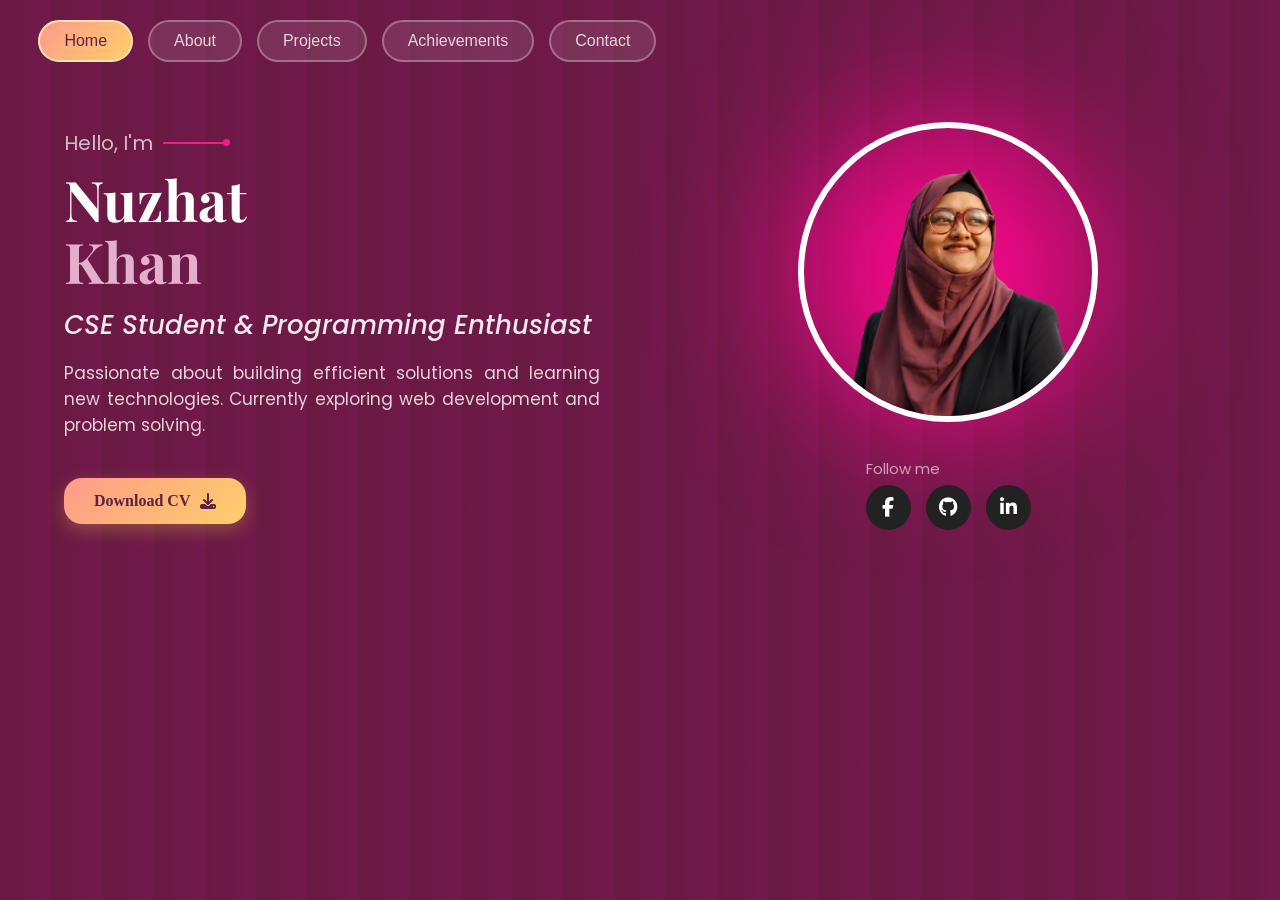
<file: index.html>
<!DOCTYPE html>
<html lang="en">

<head>
    <meta charset="UTF-8">
    <meta name="viewport" content="width=device-width, initial-scale=1.0">
    <title>Nuzhat Khan - Home</title>
    
    <link rel="stylesheet" href="homepage.css">
    <link rel="preconnect" href="https://fonts.googleapis.com">
    <link rel="preconnect" href="https://fonts.gstatic.com" crossorigin>
    <link href="https://fonts.googleapis.com/css2?family=Playfair+Display:ital,wght@0,400..900;1,400..900&family=Poppins:ital,wght@0,100;0,200;0,300;0,400;0,500;0,600;0,700;0,800;0,900;1,100;1,200;1,300;1,400;1,500;1,600;1,700;1,800;1,900&display=swap" rel="stylesheet">
    <link rel="stylesheet" href="https://cdnjs.cloudflare.com/ajax/libs/font-awesome/6.7.2/css/all.min.css">
</head>

<body>

    <header>
        <button class="hamburger" id="hamburger-btn" aria-label="Toggle Navigation">
            <span class="bar"></span>
            <span class="bar"></span>
            <span class="bar"></span>
        </button>

        <nav class="navbar">
            <a href="index.html" class="nav-item active">Home</a>
            <a href="about.html" class="nav-item">About</a>
            <a href="project.html" class="nav-item">Projects</a>
            <a href="achievement.html" class="nav-item">Achievements</a>
            <a href="contact.html" class="nav-item">Contact</a>
        </nav>
    </header>

    <div class="page">
        <div class="main-content">
            <div class="intro-section">
                <p class="greeting">Hello, I'm
                    <span class="line"></span>
                    <span class="dot"></span>
                </p>
                <h1>Nuzhat <span>Khan</span></h1>
                <p class="subtitle">CSE Student & Programming Enthusiast</p>
                <p class="description">
                    Passionate about building efficient solutions and learning new technologies.
                    Currently exploring web development and problem solving.
                </p>
                <a href="cv-Nuzhat.pdf" target="_blank" class="cv-btn">
                    Download CV <i class="fa-solid fa-download"></i>
                </a>
            </div>

            <div class="right-side">
                <div class="photo-container">
                    <div class="profile-pink-shadow"></div>
                    <div class="profile-circle">
                        <img src="images/Profile_photo_cutout.png" alt="Nuzhat Khan">
                    </div>
                </div>
                <div class="footer-socials">
                    <p class="social-label">Follow me</p>
                    <div class="social-icons">
                        <a href="https://www.facebook.com" target="_blank" class="icon-link facebook" title="Facebook"><i class="fa-brands fa-facebook-f"></i></a>
                        <a href="https://github.com/nuzhat-khan" target="_blank" class="icon-link github" title="GitHub"><i class="fa-brands fa-github"></i></a>
                        <a href="https://www.linkedin.com/" target="_blank" class="icon-link linkedin" title="LinkedIn"><i class="fa-brands fa-linkedin-in"></i></a>
                    </div>
                </div>
            </div>
        </div>
    </div>

    <script>
        const hamburger = document.getElementById('hamburger-btn');
        const navMenu = document.querySelector('.navbar');
        const navLinks = document.querySelectorAll('.nav-item');

        hamburger.addEventListener('click', () => {
            hamburger.classList.toggle('active');
            navMenu.classList.toggle('active');
        });

        navLinks.forEach(link => {
            link.addEventListener('click', () => {
                hamburger.classList.remove('active');
                navMenu.classList.remove('active');
            });
        });
    </script>
</body>
</html>
</file>
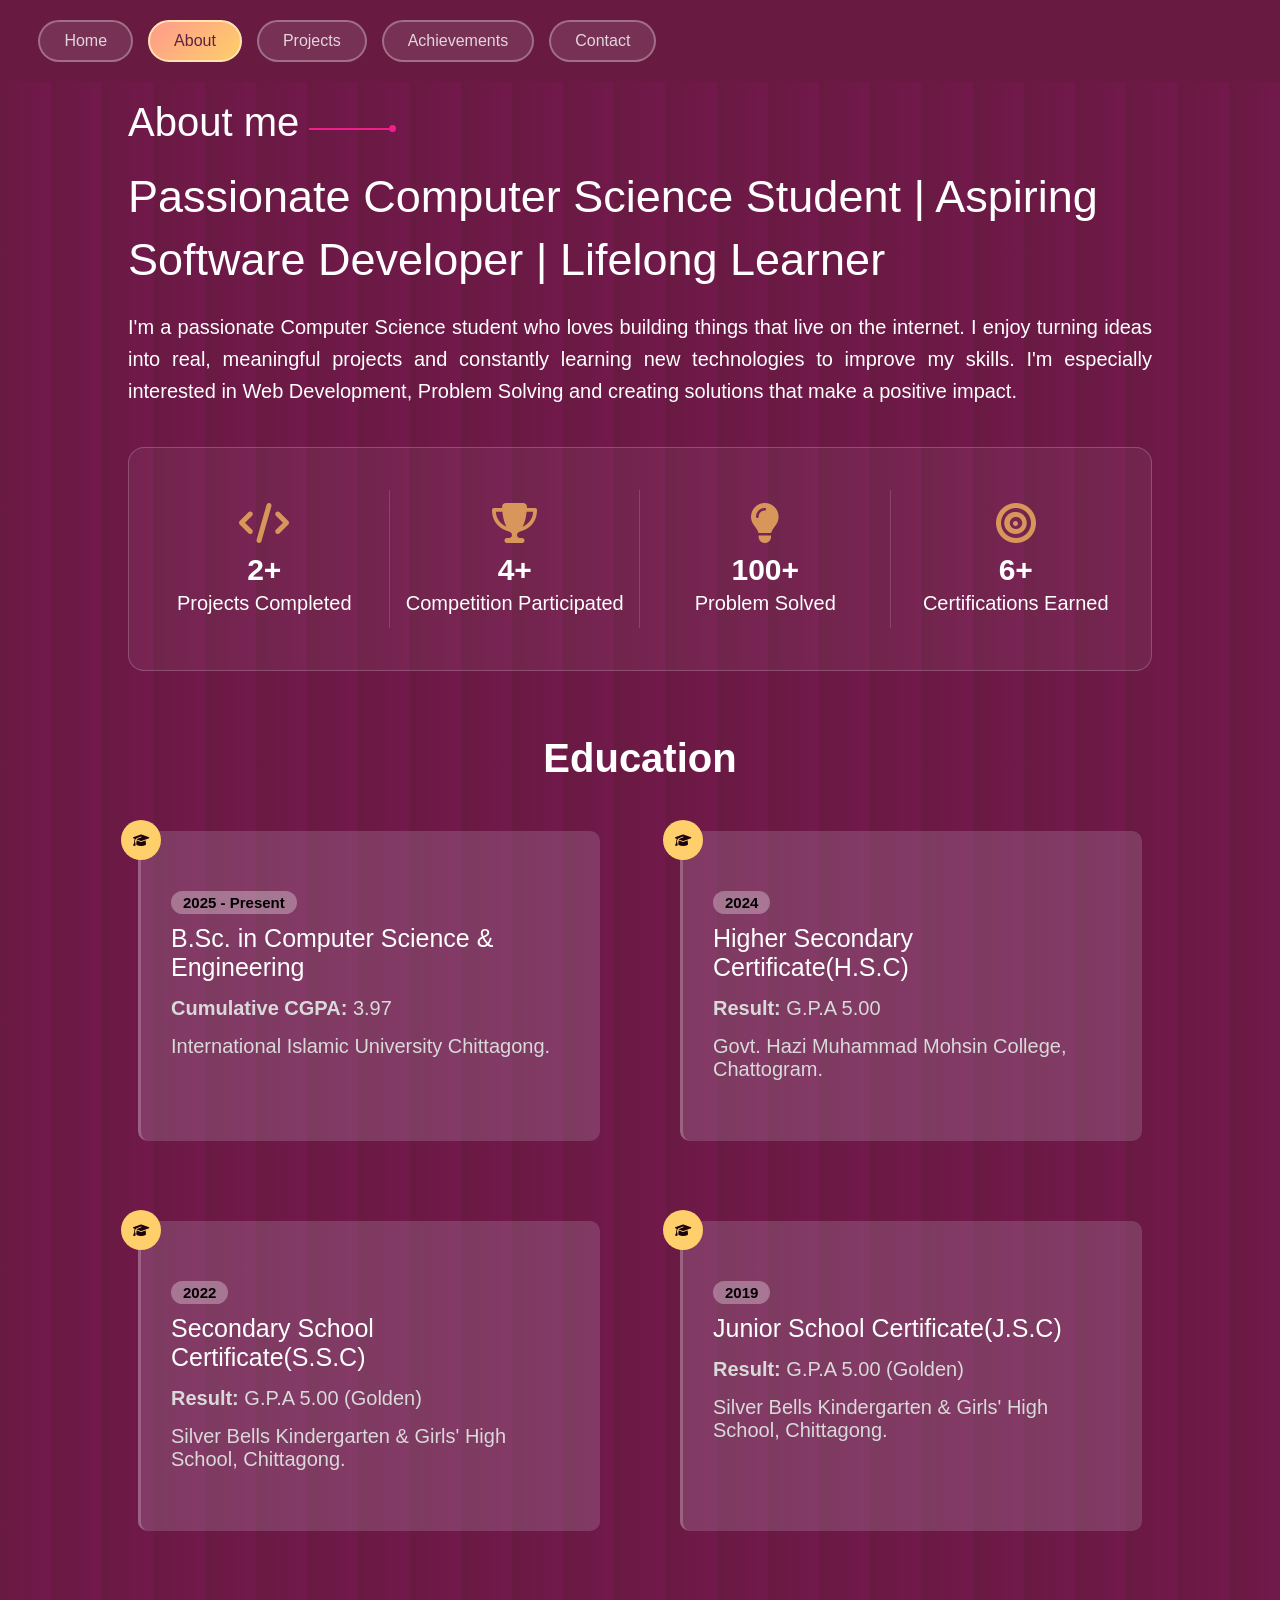
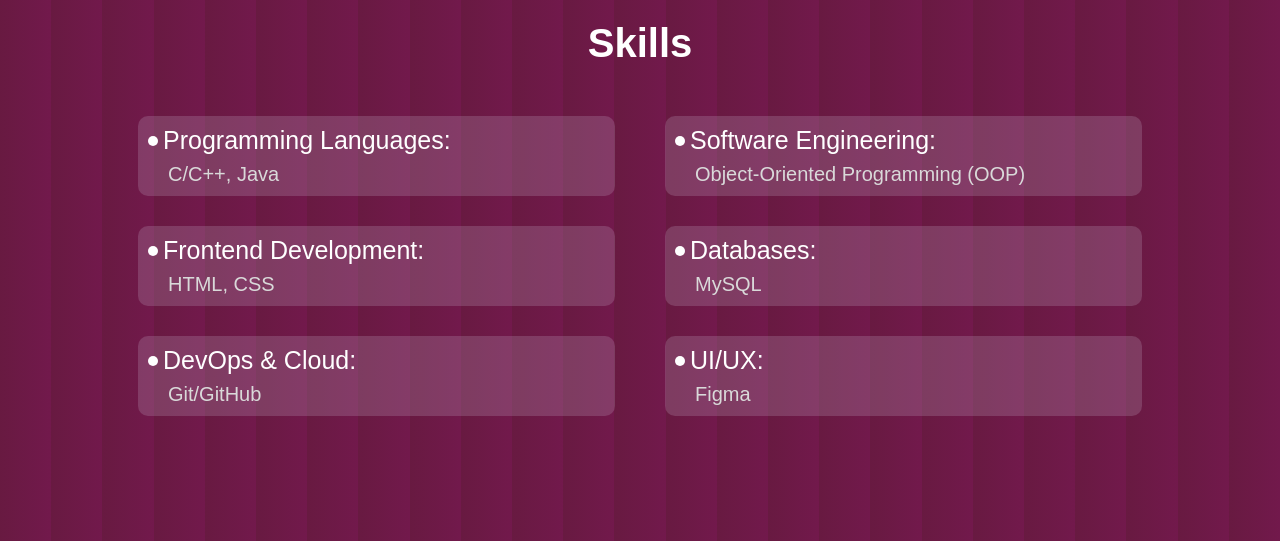
<file: about.html>
<!DOCTYPE html>
<html lang="en">

<head>
    <link rel="stylesheet" href="about.css">
    <link rel="stylesheet" href="https://cdnjs.cloudflare.com/ajax/libs/font-awesome/6.4.0/css/all.min.css">
    <meta charset="UTF-8">
    <meta name="viewport" content="width=device-width, initial-scale=1.0">
    <title>Nuzhat Khan - About</title>
</head>

<body>
    <header>
        <button class="hamburger" id="hamburger-btn" aria-label="Toggle Navigation">
            <span class="bar"></span>
            <span class="bar"></span>
            <span class="bar"></span>
        </button>
        <nav class="navbar">
            <a href="index.html" class="nav-item">Home</a>
            <a href="about.html" class="nav-item active">About</a>
            <a href="project.html" class="nav-item">Projects</a>
            <a href="achievement.html" class="nav-item">Achievements</a>
            <a href="contact.html" class="nav-item">Contact</a>
        </nav>
    </header>

    <main class="container">
        <section class="about-section">
            <div class="section-tag">
                <span>About me</span>
                <span class="line"></span>
                <span class="dot"></span>
            </div>
            <h1 class="main-heading">Passionate Computer Science Student | Aspiring Software Developer | Lifelong
                Learner</h1>
            <p class="about-description">
                I'm a passionate Computer Science student who loves building things that live on the internet.
                I enjoy turning ideas into real, meaningful projects and constantly learning new technologies
                to improve my skills. I'm especially interested in Web Development, Problem Solving and creating
                solutions that make a positive impact.
            </p>
        </section>

        <section class="stats-container">
            <div class="stat-card">
                <i class="fa-solid fa-code stat-icon"></i>
                <h2 class="stat-number">2+</h2>
                <p class="stat-label">Projects Completed</p>
            </div>
            <div class="stat-card">
                <i class="fa-solid fa-trophy stat-icon"></i>
                <h2 class="stat-number">4+</h2>
                <p class="stat-label">Competition Participated</p>
            </div>
            <div class="stat-card">
                <i class="fa-solid fa-lightbulb stat-icon"></i>
                <h2 class="stat-number">100+</h2>
                <p class="stat-label">Problem Solved</p>
            </div>
            <div class="stat-card">
                <i class="fa-solid fa-bullseye stat-icon"></i>
                <h2 class="stat-number">6+</h2>
                <p class="stat-label">Certifications Earned</p>
            </div>
        </section>

        <section class="education-section">
            <h2 class="section-title">Education</h2>
            <div class="education-grid">

                <div class="education-item">
                    <div class="edu-icon"><i class="fa-solid fa-graduation-cap"></i></div>
                    <span class="edu-year">2025 - Present</span>
                    <h3>B.Sc. in Computer Science & Engineering</h3>
                    <p class="edu-result"><b>Cumulative CGPA:</b> 3.97</p>
                    <p class="edu-institute">International Islamic University Chittagong.</p>
                </div>

                <div class="education-item">
                    <div class="edu-icon"><i class="fa-solid fa-graduation-cap"></i></div>
                    <span class="edu-year">2024</span>
                    <h3>Higher Secondary Certificate(H.S.C)</h3>
                    <p class="edu-result"><b>Result:</b> G.P.A 5.00</p>
                    <p class="edu-institute">Govt. Hazi Muhammad Mohsin College, Chattogram.</p>
                </div>

                <div class="education-item">
                    <div class="edu-icon"><i class="fa-solid fa-graduation-cap"></i></div>
                    <span class="edu-year">2022</span>
                    <h3>Secondary School Certificate(S.S.C)</h3>
                    <p class="edu-result"><b>Result:</b> G.P.A 5.00 (Golden)</p>
                    <p class="edu-institute">Silver Bells Kindergarten & Girls' High School, Chittagong.</p>
                </div>

                <div class="education-item">
                    <div class="edu-icon"><i class="fa-solid fa-graduation-cap"></i></div>
                    <span class="edu-year">2019</span>
                    <h3>Junior School Certificate(J.S.C)</h3>
                    <p class="edu-result"><b>Result:</b> G.P.A 5.00 (Golden)</p>
                    <p class="edu-institute">Silver Bells Kindergarten & Girls' High School, Chittagong.</p>
                </div>
            </div>
        </section>

        <section class="skills-section">
            <h2 class="section-title">Skills</h2>
            <div class="skills-grid">

                <div class="skill-category">
                    <h3>Programming Languages:</h3>
                    <p>C/C++, Java</p>
                </div>

                <div class="skill-category">
                    <h3>Software Engineering:</h3>
                    <p>Object-Oriented Programming (OOP)</p>
                </div>

                <div class="skill-category">
                    <h3>Frontend Development:</h3>
                    <p>HTML, CSS</p>
                </div>

                <div class="skill-category">
                    <h3>Databases:</h3>
                    <p>MySQL</p>
                </div>

                <div class="skill-category">
                    <h3>DevOps & Cloud:</h3>
                    <p>Git/GitHub</p>
                </div>

                <div class="skill-category">
                    <h3>UI/UX:</h3>
                    <p>Figma</p>
                </div>

            </div>
        </section>
    </main>
    <script>
        const hamburger = document.getElementById('hamburger-btn');
        const navMenu = document.querySelector('.navbar');
        const navLinks = document.querySelectorAll('.nav-item');

        hamburger.addEventListener('click', () => {
            hamburger.classList.toggle('active');
            navMenu.classList.toggle('active');
        });

        navLinks.forEach(link => {
            link.addEventListener('click', () => {
                hamburger.classList.remove('active');
                navMenu.classList.remove('active');
            });
        });
    </script>
</body>

</html>
</file>
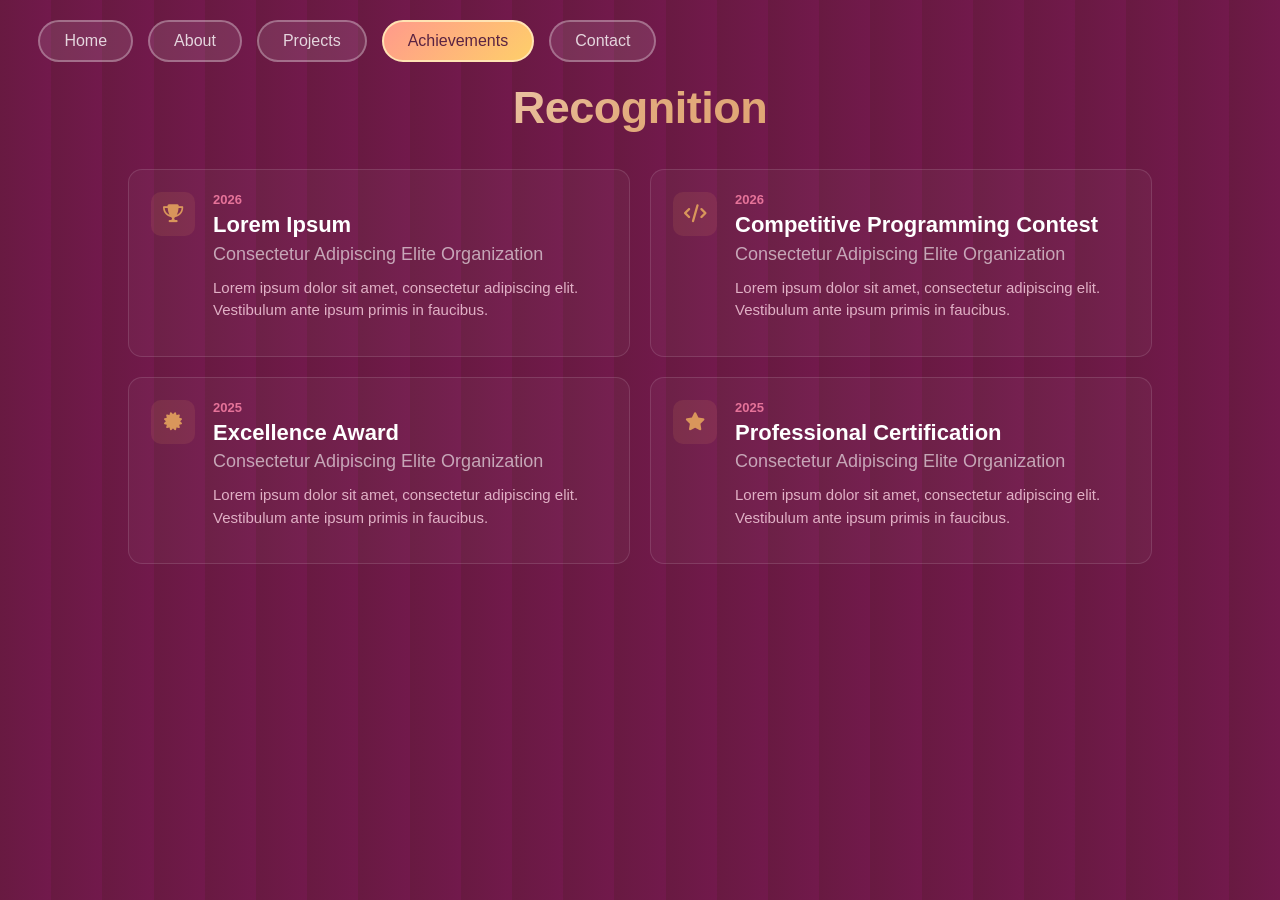
<file: achievement.html>
<!DOCTYPE html>
<html lang="en">

<head>
    <meta charset="UTF-8">
    <meta name="viewport" content="width=device-width, initial-scale=1.0">
    <title>Nuzhat Khan - Achievements</title>
    <link rel="stylesheet" href="achievement.css">
    <link rel="stylesheet" href="https://cdnjs.cloudflare.com/ajax/libs/font-awesome/6.4.0/css/all.min.css">
</head>

<body>

    <header>
        <button class="hamburger" id="hamburger-btn" aria-label="Toggle Navigation">
            <span class="bar"></span>
            <span class="bar"></span>
            <span class="bar"></span>
        </button>
        <nav class="navbar">
            <a href="index.html" class="nav-item">Home</a>
            <a href="about.html" class="nav-item">About</a>
            <a href="project.html" class="nav-item">Projects</a>
            <a href="achievement.html" class="nav-item active">Achievements</a>
            <a href="contact.html" class="nav-item">Contact</a>
        </nav>
    </header>

    <main class="container">

        <section class="achievements-section">
            <div class="section-tag">
                <span>Recognition</span>
                <div class="tag-line"></div>
            </div>
        </section>

        <section class="achievements-grid">

            <!--Achievement Card 1-->
            <article class="achievement-card">
                <div class="card-icon">
                    <i class="fa-solid fa-trophy"></i>
                </div>
                <div class="card-details">
                    <span class="card-year">2026</span>
                    <h3 class="card-title">Lorem Ipsum</h3>
                    <p class="card-subtitle">Consectetur Adipiscing Elite Organization</p>
                    <p class="card-text">
                        Lorem ipsum dolor sit amet, consectetur adipiscing elit. Vestibulum ante ipsum primis in
                        faucibus.
                    </p>
                </div>
            </article>

            <!--Achievement Card 2-->
            <article class="achievement-card">
                <div class="card-icon">
                    <i class="fa-solid fa-code"></i>
                </div>
                <div class="card-details">
                    <span class="card-year">2026</span>
                    <h3 class="card-title">Competitive Programming Contest</h3>
                    <p class="card-subtitle">Consectetur Adipiscing Elite Organization</p>
                    <p class="card-text">
                        Lorem ipsum dolor sit amet, consectetur adipiscing elit. Vestibulum ante ipsum primis in
                        faucibus.
                    </p>
                </div>
            </article>

            <!--Achievement Card 3-->
            <article class="achievement-card">
                <div class="card-icon">
                    <i class="fa-solid fa-certificate"></i>
                </div>
                <div class="card-details">
                    <span class="card-year">2025</span>
                    <h3 class="card-title">Excellence Award</h3>
                    <p class="card-subtitle">Consectetur Adipiscing Elite Organization</p>
                    <p class="card-text">
                        Lorem ipsum dolor sit amet, consectetur adipiscing elit. Vestibulum ante ipsum primis in
                        faucibus.
                    </p>
                </div>
            </article>

            <!--Achievement Card 4-->
            <article class="achievement-card">
                <div class="card-icon">
                    <i class="fa-solid fa-star"></i>
                </div>
                <div class="card-details">
                    <span class="card-year">2025</span>
                    <h3 class="card-title">Professional Certification</h3>
                    <p class="card-subtitle">Consectetur Adipiscing Elite Organization</p>
                    <p class="card-text">
                        Lorem ipsum dolor sit amet, consectetur adipiscing elit. Vestibulum ante ipsum primis in
                        faucibus.
                    </p>
                </div>
            </article>

        </section>
    </main>
    <script>
        const hamburger = document.getElementById('hamburger-btn');
        const navMenu = document.querySelector('.navbar');
        const navLinks = document.querySelectorAll('.nav-item');

        hamburger.addEventListener('click', () => {
            hamburger.classList.toggle('active');
            navMenu.classList.toggle('active');
        });

        navLinks.forEach(link => {
            link.addEventListener('click', () => {
                hamburger.classList.remove('active');
                navMenu.classList.remove('active');
            });
        });
    </script>
</body>

</html>
</file>
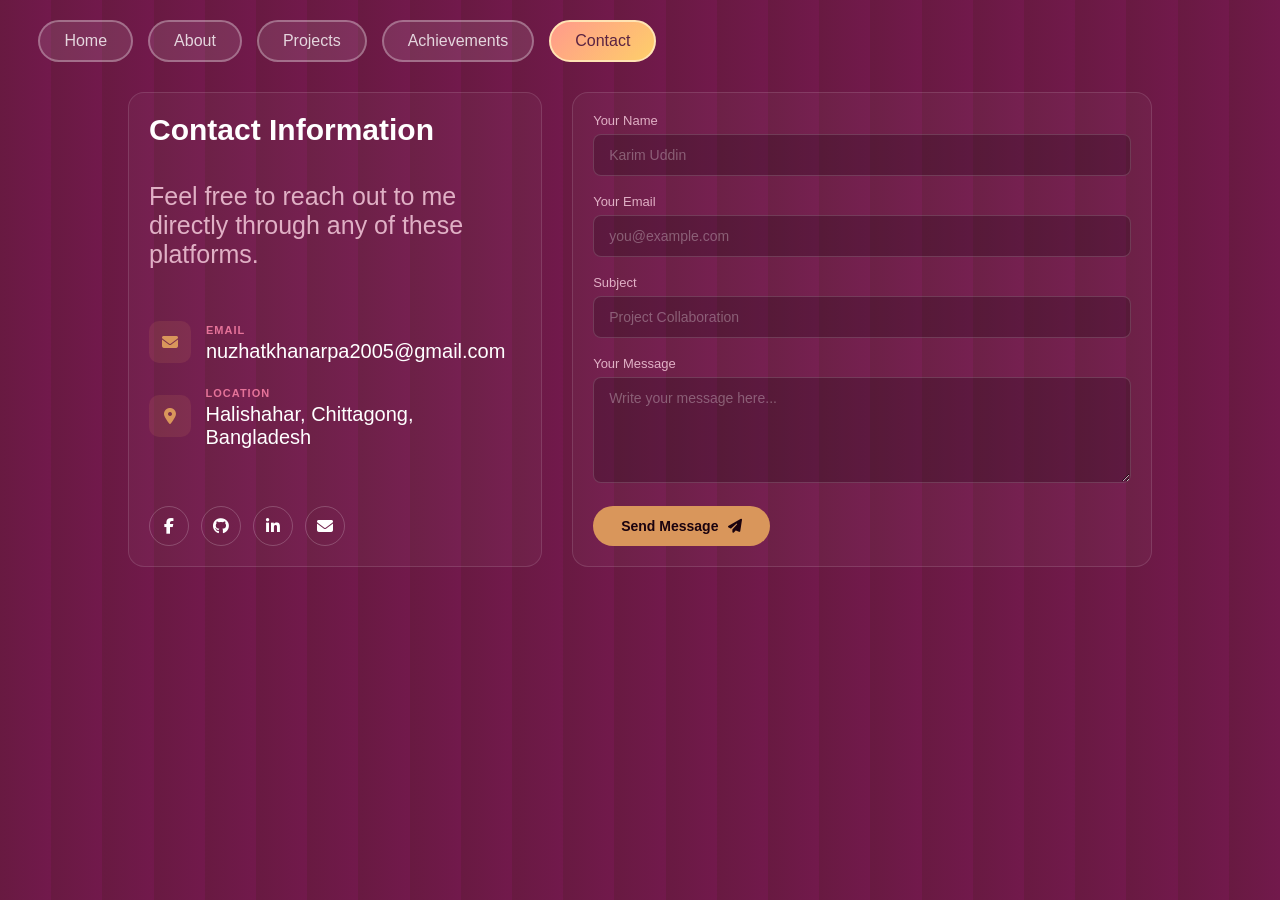
<file: contact.html>
<!DOCTYPE html>
<html lang="en">

<head>
    <meta charset="UTF-8">
    <meta name="viewport" content="width=device-width, initial-scale=1.0">
    <title>Nuzhat Khan - Contacts</title>
    <link rel="stylesheet" href="contact.css">
    <link rel="stylesheet" href="https://cdnjs.cloudflare.com/ajax/libs/font-awesome/6.4.0/css/all.min.css">
</head>

<body>


    <header>
        <button class="hamburger" id="hamburger-btn" aria-label="Toggle Navigation">
            <span class="bar"></span>
            <span class="bar"></span>
            <span class="bar"></span>
        </button>
        <nav class="navbar">
            <a href="index.html" class="nav-item">Home</a>
            <a href="about.html" class="nav-item">About</a>
            <a href="project.html" class="nav-item">Projects</a>
            <a href="achievement.html" class="nav-item">Achievements</a>
            <a href="contact.html" class="nav-item active">Contact</a>
        </nav>
    </header>

    <main class="container">

        <section class="contact-section">

        </section>

        <section class="contact-container">

            <!-- Contact Info Panel -->
            <div class="contact-info">
                <h3>Contact Information</h3>
                <p class="info-desc">Feel free to reach out to me directly through any of these platforms.</p>

                <div class="info-list">
                    <div class="info-item">
                        <div class="info-icon"><i class="fa-solid fa-envelope"></i></div>
                        <div>
                            <span>Email</span>
                            <p>nuzhatkhanarpa2005@gmail.com</p>
                        </div>
                    </div>

                    <div class="info-item">
                        <div class="info-icon"><i class="fa-solid fa-location-dot"></i></div>
                        <div>
                            <span>Location</span>
                            <p>Halishahar, Chittagong, Bangladesh</p>
                        </div>
                    </div>
                </div>

                <div class="social-icons">
                    <a href="https://www.facebook.com" target="_blank" class="icon-link facebook" title="Facebook"><i
                            class="fa-brands fa-facebook-f"></i></a>
                    <a href="https://github.com/nuzhat-khan" target="_blank" class="icon-link github" title="GitHub"><i
                            class="fa-brands fa-github"></i></a>
                    <a href="https://www.linkedin.com/" target="_blank" class="icon-link linkedin" title="LinkedIn"><i
                            class="fa-brands fa-linkedin-in"></i></a>
                    <a href="mailto:nuzhatkhanarpa2005@gmail.com" class="icon-link gmail" title="Gmail"><i
                            class="fa-solid fa-envelope"></i></a>
                </div>
            </div>

            <form action="https://formsubmit.co/nuzhatkhanarpa2005@gmail.com" method="POST" class="contact-form">

                <input type="hidden" name="_captcha" value="false">
                <input type="hidden" name="_subject" value="New Portfolio Contact Message!">
                <input type="hidden" name="_template" value="table">

                <div class="form-group">
                    <label for="name">Your Name</label>
                    <input type="text" id="name" name="name" placeholder="Karim Uddin" required>
                </div>

                <div class="form-group">
                    <label for="email">Your Email</label>
                    <input type="email" id="email" name="email" placeholder="you@example.com" required>
                </div>

                <div class="form-group">
                    <label for="subject">Subject</label>
                    <input type="text" id="subject" name="subject" placeholder="Project Collaboration" required>
                </div>

                <div class="form-group">
                    <label for="message">Your Message</label>
                    <textarea id="message" name="message" rows="5" placeholder="Write your message here..."
                        required></textarea>
                </div>

                <button type="submit" class="submit-btn">
                    <span>Send Message</span>
                    <i class="fa-solid fa-paper-plane"></i>
                </button>
            </form>

        </section>
    </main>
    <script>
        const hamburger = document.getElementById('hamburger-btn');
        const navMenu = document.querySelector('.navbar');
        const navLinks = document.querySelectorAll('.nav-item');

        hamburger.addEventListener('click', () => {
            hamburger.classList.toggle('active');
            navMenu.classList.toggle('active');
        });

        navLinks.forEach(link => {
            link.addEventListener('click', () => {
                hamburger.classList.remove('active');
                navMenu.classList.remove('active');
            });
        });
    </script>
</body>

</html>
</file>
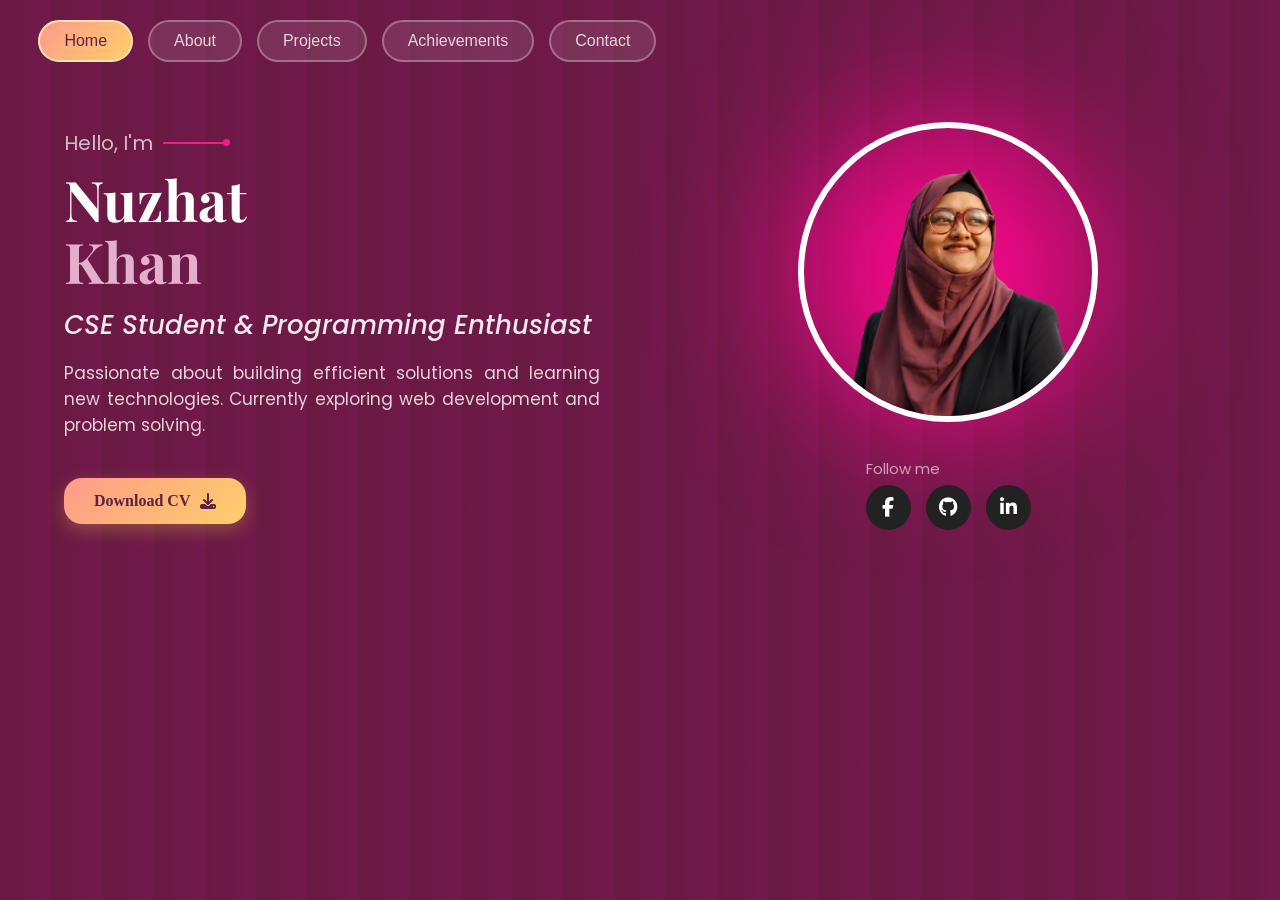
<file: homepage.html>
<!DOCTYPE html>
<html lang="en">

<head>
    <link rel="stylesheet" href="homepage.css">
    <link rel="preconnect" href="https://fonts.googleapis.com">
    <link rel="preconnect" href="https://fonts.gstatic.com" crossorigin>
    <link
        href="https://fonts.googleapis.com/css2?family=Poppins:ital,wght@0,100;0,200;0,300;0,400;0,500;0,600;0,700;0,800;0,900;1,100;1,200;1,300;1,400;1,500;1,600;1,700;1,800;1,900&display=swap"
        rel="stylesheet">
    <link rel="preconnect" href="https://fonts.googleapis.com">
    <link rel="preconnect" href="https://fonts.gstatic.com" crossorigin>
    <link href="https://fonts.googleapis.com/css2?family=Playfair+Display:ital,wght@0,400..900;1,400..900&display=swap"
        rel="stylesheet">
    <link rel="stylesheet" href="https://cdnjs.cloudflare.com/ajax/libs/font-awesome/6.7.2/css/all.min.css">
    <meta charset="UTF-8">
    <meta name="viewport" content="width=device-width, initial-scale=1.0">
    <title>Nuzhat Khan - Home</title>
</head>

<body>

    <header>
        <nav class="navbar">
            <a href="homepage.html" class="nav-item active">Home</a>
            <a href="about.html" class="nav-item">About</a>
            <a href="project.html" class="nav-item">Projects</a>
            <a href="achievement.html" class="nav-item">Achievements</a>
            <a href="contact.html" class="nav-item">Contact</a>
        </nav>
    </header>
    <div class="page">
        <div class="main-content">
            <div class="intro-section">
                <p class="greeting">Hello, I'm
                    <span class="line"></span>
                    <span class="dot"></span>
                </p>
                <h1>Nuzhat <span>Khan</span></h1>
                <p class="subtitle">CSE Student & Programming Enthusiast</p>
                <p class="description">
                    Passionate about building efficient solutions and learning new technologies.
                    Currently exploring web development and problem solving.
                </p>
                <a href="cv-Nuzhat.pdf" target="_blank" class="cv-btn">
                    Download CV <i class="fa-solid fa-download"></i>
                </a>
            </div>
            <div class="right-side">
                <div class="photo-container">
                    <div class="profile-pink-shadow"></div>
                    <div class="profile-circle">
                        <img src="images/Profile_photo_cutout.png" alt="Nuzhat Khan">
                    </div>
                </div>
                <div class="footer-socials">
                    <p class="social-label">Follow me</p>
                    <div class="social-icons">
                        <a href="https://www.facebook.com" target="_blank" class="icon-link facebook"
                            title="Facebook"><i class="fa-brands fa-facebook-f"></i></a>
                        <a href="https://github.com/nuzhat-khan" target="_blank" class="icon-link github"
                            title="GitHub"><i class="fa-brands fa-github"></i></a>
                        <a href="https://www.linkedin.com/" target="_blank" class="icon-link linkedin"
                            title="LinkedIn"><i class="fa-brands fa-linkedin-in"></i></a>
                    </div>
                </div>
            </div>
        </div>
    </div>
</body>

</html>
</file>
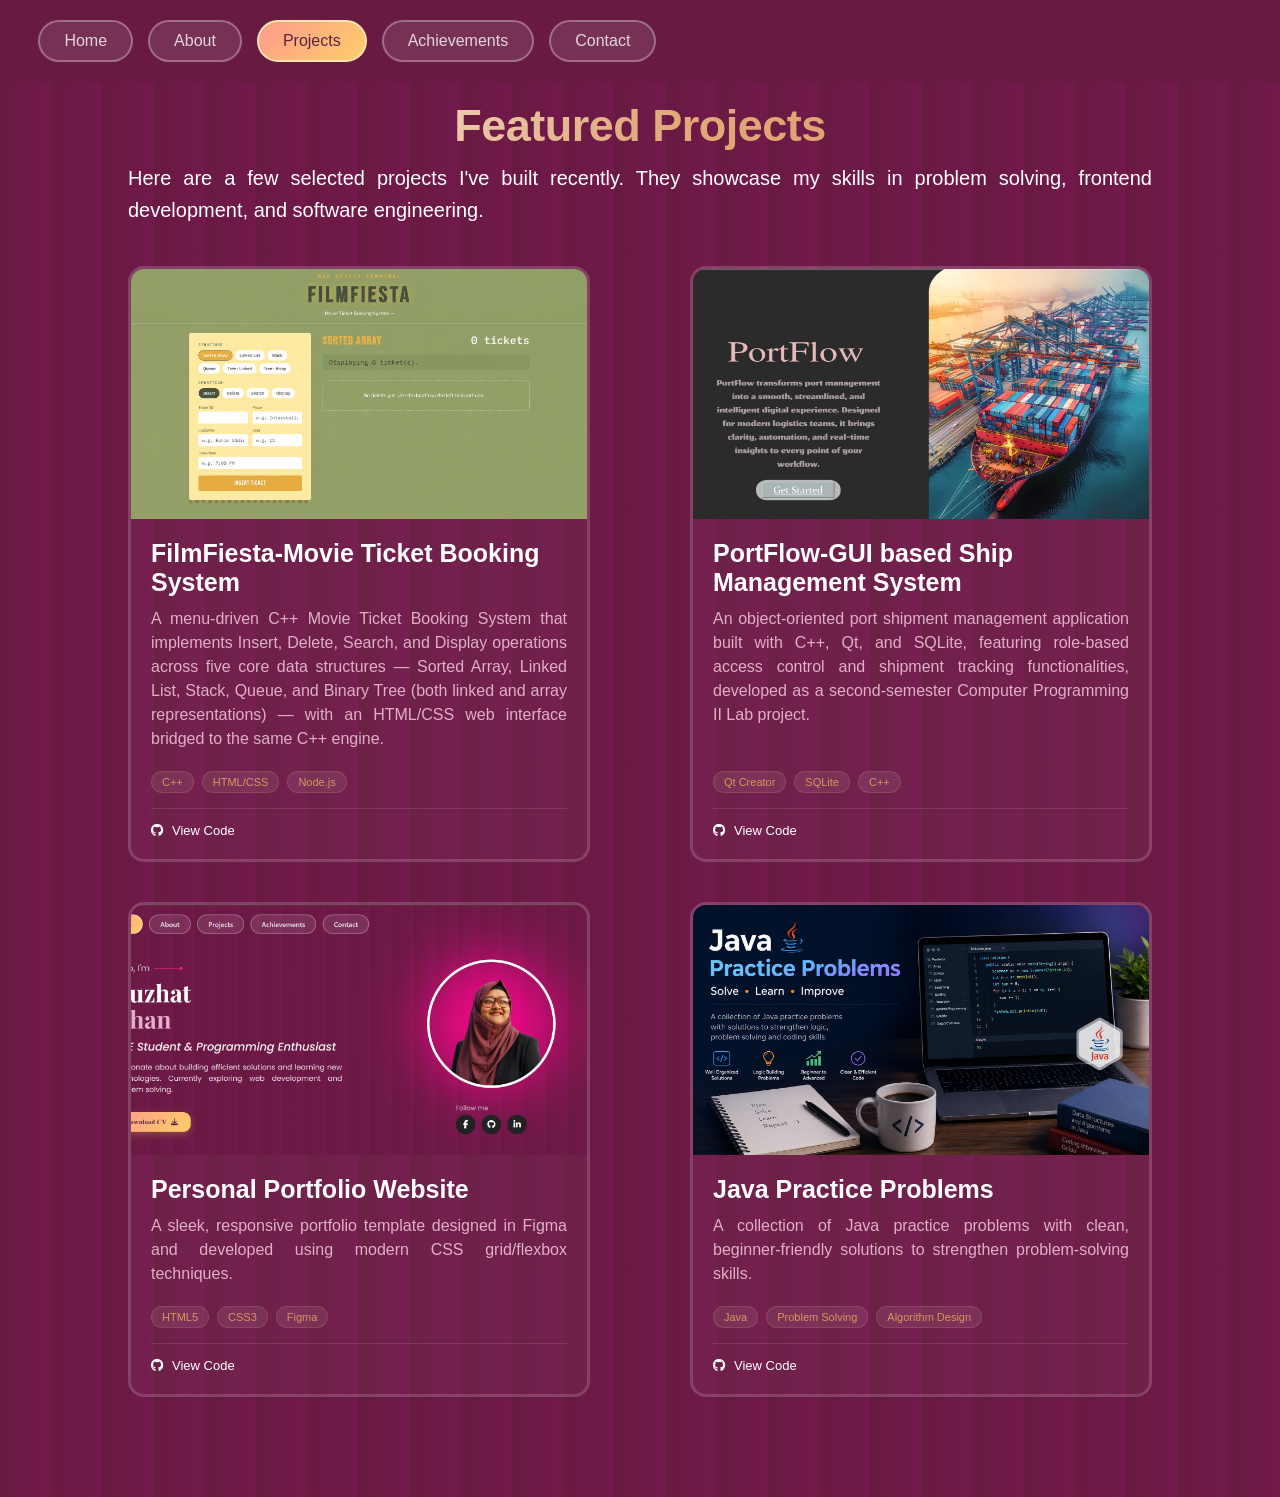
<file: project.html>
<!DOCTYPE html>
<html lang="en">

<head>
    <meta charset="UTF-8">
    <meta name="viewport" content="width=device-width, initial-scale=1.0">
    <title>Nuzhat Khan - Projects</title>
    <link rel="stylesheet" href="project.css">
    <link rel="stylesheet" href="https://cdnjs.cloudflare.com/ajax/libs/font-awesome/6.4.0/css/all.min.css">
</head>

<body>

    <header>
        <button class="hamburger" id="hamburger-btn" aria-label="Toggle Navigation">
            <span class="bar"></span>
            <span class="bar"></span>
            <span class="bar"></span>
        </button>
        <nav class="navbar">
            <a href="index.html" class="nav-item">Home</a>
            <a href="about.html" class="nav-item">About</a>
            <a href="project.html" class="nav-item active">Projects</a>
            <a href="achievement.html" class="nav-item">Achievements</a>
            <a href="contact.html" class="nav-item">Contact</a>
        </nav>
    </header>

    <main class="container">
        <section class="projects-section">
            <h1 class="section-tag">Featured Projects</h1>
            <p class="about-description">
                Here are a few selected projects I've built recently. They showcase my skills in problem solving,
                frontend development, and software engineering.
            </p>
        </section>

        <section class="projects-grid">
            <!--Project 1-->
            <article class="project-card">
                <div class="project-image-container">
                    <img src="images/project-1-filmfiesta.png" alt="Project 1 Theme" class="project-image">
                    <div class="project-overlay">
                        <a href="https://github.com/nuzhat-khan/FilmFiesta-Movie-Ticket-booking-system" target="_blank"
                            class="github-overlay-btn" aria-label="View Project 1 on GitHub">
                            <i class="fa-brands fa-github"></i>
                        </a>
                    </div>
                </div>
                <div class="project-content">
                    <h3 class="project-title">FilmFiesta-Movie Ticket Booking System</h3>
                    <p class="project-description">
                        A menu-driven C++ Movie Ticket Booking System that implements Insert,
                        Delete, Search, and Display operations across five core data structures
                        — Sorted Array, Linked List, Stack, Queue, and Binary Tree (both linked
                        and array representations) — with an HTML/CSS web interface bridged to
                        the same C++ engine.
                    </p>
                    <div class="project-tech-stack">
                        <span>C++</span>
                        <span>HTML/CSS</span>
                        <span>Node.js</span>
                    </div>
                    <div class="project-links">
                        <a href="https://github.com/nuzhat-khan/FilmFiesta-Movie-Ticket-booking-system" target="_blank"
                            class="github-link">
                            <i class="fa-brands fa-github"></i> View Code
                        </a>
                    </div>
                </div>
            </article>

            <!--Project 2-->
            <article class="project-card">
                <div class="project-image-container">
                    <img src="images/project-3-portflow.png" alt="Project 3 Theme" class="project-image">
                    <div class="project-overlay">
                        <a href="https://github.com/nuzhat-khan/PortFlow-GUI_based_Ship_Management_System"
                            target="_blank" class="github-overlay-btn" aria-label="View Project 2 on GitHub">
                            <i class="fa-brands fa-github"></i>
                        </a>
                    </div>
                </div>
                <div class="project-content">
                    <h3 class="project-title">PortFlow-GUI based Ship Management System</h3>
                    <p class="project-description">
                        An object-oriented port shipment management application built with C++,
                        Qt, and SQLite, featuring role-based access control and shipment tracking
                        functionalities, developed as a second-semester Computer Programming II Lab project.
                    </p>
                    <div class="project-tech-stack">
                        <span>Qt Creator</span>
                        <span>SQLite</span>
                        <span>C++</span>
                    </div>
                    <div class="project-links">
                        <a href="https://github.com/nuzhat-khan/PortFlow-GUI_based_Ship_Management_System"
                            target="_blank" class="github-link">
                            <i class="fa-brands fa-github"></i> View Code
                        </a>
                    </div>
                </div>
            </article>
            <!--Project 3-->
            <article class="project-card">
                <div class="project-image-container">
                    <img src="images/project-2-portfolio.png" alt="Project 2 Theme" class="project-image">
                    <div class="project-overlay">
                        <a href="https://github.com/nuzhat-khan/Nuzhat-Portfolio" target="_blank"
                            class="github-overlay-btn" aria-label="View Project 3 on GitHub">
                            <i class="fa-brands fa-github"></i>
                        </a>
                    </div>
                </div>
                <div class="project-content">
                    <h3 class="project-title">Personal Portfolio Website</h3>
                    <p class="project-description">
                        A sleek, responsive portfolio template designed in Figma and developed using modern CSS
                        grid/flexbox techniques.
                    </p>
                    <div class="project-tech-stack">
                        <span>HTML5</span>
                        <span>CSS3</span>
                        <span>Figma</span>
                    </div>
                    <div class="project-links">
                        <a href="https://github.com/nuzhat-khan/Nuzhat-Portfolio" target="_blank" class="github-link">
                            <i class="fa-brands fa-github"></i> View Code
                        </a>
                    </div>
                </div>
            </article>

            <!--Project 4-->
            <article class="project-card">
                <div class="project-image-container">
                    <img src="images/project-4-java.png" alt="Project 4 Theme" class="project-image">
                    <div class="project-overlay">
                        <a href="https://github.com/nuzhat-khan/SD1_SP26_C251203" target="_blank"
                            class="github-overlay-btn" aria-label="View Project 4 on GitHub">
                            <i class="fa-brands fa-github"></i>
                        </a>
                    </div>
                </div>
                <div class="project-content">
                    <h3 class="project-title">Java Practice Problems</h3>
                    <p class="project-description">
                        A collection of Java practice problems with clean,
                        beginner-friendly solutions to strengthen problem-solving skills.
                    </p>
                    <div class="project-tech-stack">
                        <span>Java</span>
                        <span>Problem Solving</span>
                        <span>Algorithm Design</span>
                    </div>
                    <div class="project-links">
                        <a href="https://github.com/nuzhat-khan/SD1_SP26_C251203" target="_blank" class="github-link">
                            <i class="fa-brands fa-github"></i> View Code
                        </a>
                    </div>
                </div>
            </article>

        </section>
    </main>
    <script>
        const hamburger = document.getElementById('hamburger-btn');
        const navMenu = document.querySelector('.navbar');
        const navLinks = document.querySelectorAll('.nav-item');

        hamburger.addEventListener('click', () => {
            hamburger.classList.toggle('active');
            navMenu.classList.toggle('active');
        });

        navLinks.forEach(link => {
            link.addEventListener('click', () => {
                hamburger.classList.remove('active');
                navMenu.classList.remove('active');
            });
        });
    </script>
</body>

</html>
</file>
<file: homepage.css>
* {
    margin: 0;
    padding: 0;
    box-sizing: border-box;
}

body {
    margin: 0;
    min-height: 100vh;
    background: repeating-linear-gradient(90deg,
            rgb(104, 26, 65) 4%,
            rgb(114, 25, 76) 8%);

}

.page {
    width: min(1200px, 90%);
    margin: 40px auto;
}

.navbar {
    margin: 0 auto;
    padding: 20px 3%;
    display: flex;
    gap: 15px;
}

.nav-item {
    text-decoration: none;
    font-family: 'Segoe UI', Arial, sans-serif;
    color: rgba(255, 255, 255, 0.8);
    font-weight: 500;
    padding: 10px 24px;
    border-radius: 50px;
    background-color: rgb(255, 255, 255, 0.1);
    border: 2px solid rgba(255, 255, 255, 0.3);
    transition: all 0.3s ease;
}

.nav-item:not(.active):hover {
    background: linear-gradient(135deg, #FF9A8B, #FECF6A);
    border-color: #FFE3B3;
    color: #5A2342;
    transform: translateY(-3px);
}

.nav-item.active {
    background: linear-gradient(135deg, #FF9A8B, #FECF6A);
    border-color: #FFE3B3;
    color: #5A2342;
}

.main-content {
    flex: 1;

    display: grid;
    grid-template-columns: 1fr 1fr;

    align-items: center;
    gap: 80px;
}

.intro-section {
    display: flex;
    flex-direction: column;
    align-items: flex-start;
}

.greeting {
    font-family: 'Poppins', sans-serif;
    font-weight: 400;
    font-size: 20px;
    color: rgba(255, 255, 255, 0.7);
    margin-bottom: 10px;
    display: flex;
    align-items: center;
}

.line {
    width: 60px;
    height: 2px;
    background: #F21D89;
    margin-left: 10px;
}

.dot {
    width: 7px;
    height: 7px;
    background: #F21D89;
    border-radius: 50%;
    flex-shrink: 0;
}

h1 {
    font-family: "Playfair Display", serif;
    font-size: 56px;
    line-height: 1.1;
    margin-bottom: 15px;
    color: #ffffff;
}

h1 span {
    font-family: "Playfair Display", serif;
    font-size: 56px;
    color: #E4AFCD;
    display: block;
}

.subtitle {
    font-family: 'Poppins', sans-serif;
    font-weight: 500;
    font-size: 26px;
    font-style: italic;
    margin-bottom: 15px;
    color: rgba(255, 255, 255, 0.9);
}

.description {
    font-family: 'Poppins', sans-serif;
    font-weight: 400;
    font-size: 17px;
    color: rgba(255, 255, 255, 0.8);
    margin-bottom: 40px;
    text-align: justify;
}

.cv-btn {
    display: inline-flex;
    align-items: center;
    gap: 10px;
    background: linear-gradient(135deg, #FF9A8B, #FECF6A);
    color: #5A2342;
    text-decoration: none;
    padding: 14px 30px;
    border-radius: 18px;
    font-weight: 600;
    box-shadow: 0 6px 18px rgba(212, 175, 55, 0.349);
    transition: transform 0.2s, box-shadow 0.2s;
}

.cv-btn:hover {
    transform: translateY(-3px);
    background: linear-gradient(135deg, #FF9A8B, #FECF6A);
    box-shadow: 0 10px 25px rgba(212, 175, 55, 0.5);
}

.right-side {
    display: flex;
    flex-direction: column;
    align-items: center;
    gap: 35px;
}

.photo-container {
    position: relative;
}

.profile-circle {
    width: 300px;
    height: 300px;
    border-radius: 50%;
    border: 6px solid #ffffff;
    overflow: hidden;
    z-index: 1;
}

.profile-circle img {
    width: 100%;
    height: 100%;
    object-fit: cover;
}

.profile-pink-shadow {
    position: absolute;
    width: 300px;
    height: 300px;
    background: rgb(251, 5, 140);
    filter: blur(70px);
    border-radius: 50%;
    overflow: hidden;
    z-index: -1;
}

.footer-socials {
    display: flex;
    flex-direction: column;
    align-items: flex-start;
}

.social-label {
    font-family: 'Poppins', sans-serif;
    font-size: 15px;
    color: rgba(255, 255, 255, 0.6);
    margin-bottom: 5px;
}

.social-icons {
    display: flex;
    gap: 15px;
}

.icon-link {
    width: 45px;
    height: 45px;
    border-radius: 50%;
    background-color: #222;
    display: flex;
    justify-content: center;
    align-items: center;
    color: #fff;
    text-decoration: none;
    font-size: 1.2rem;
    transition: all 0.3s ease;
}

.icon-link.facebook:hover {
    background-color: #1877F2;
    color: white;
    transform: translateY(-3px);
}

.icon-link.github:hover {
    background-color: #24292e;
    color: white;
    transform: translateY(-3px);
}

.icon-link.linkedin:hover {
    background-color: #0077b5;
    color: white;
    transform: translateY(-3px);
}


.hamburger {
    display: none;
    flex-direction: column;
    justify-content: space-between;
    width: 30px;
    height: 21px;
    background: transparent;
    border: none;
    cursor: pointer;
    padding: 0;
    z-index: 101;
}

.hamburger .bar {
    width: 100%;
    height: 3px;
    background-color: #ffffff;
    border-radius: 10px;
    transition: all 0.3s ease-in-out;
}


@media (max-width: 1024px) {
    .hamburger {
        display: flex;
        position: fixed;
        top: 20px;
        right: 25px;
        z-index: 1001;
    }

    .navbar {
        position: fixed;
        top: 0;
        right: -100%;
        width: 250px;
        height: 100vh;
        background-color: rgb(104, 26, 65);
        flex-direction: column;
        justify-content: center;
        align-items: center;
        gap: 25px;
        box-shadow: -5px 0 15px rgba(0, 0, 0, 0.5);
        transition: right 0.4s ease-in-out;
        z-index: 100;
    }

    .navbar.active {
        right: 0;
    }

    .main-content {
        grid-template-columns: 1fr;
        text-align: center;
        gap: 40px;
    }

    .intro-section {
        align-items: center;
    }


    .hamburger.active .bar:nth-child(1) {
        transform: translateY(9px) rotate(45deg);
        background-color: #e60067;
    }

    .hamburger.active .bar:nth-child(2) {
        opacity: 0;
    }

    .hamburger.active .bar:nth-child(3) {
        transform: translateY(-9px) rotate(-45deg);
        background-color: #e60067;
    }
}
</file>
<file: about.css>
* {
    margin: 0;
    padding: 0;
    box-sizing: border-box;
    font-family: 'Segoe UI', Tahoma, Geneva, Verdana, sans-serif;
}

body {
    margin: 0;
    min-height: 100vh;
    background: repeating-linear-gradient(90deg,
            rgb(104, 26, 65) 4%,
            rgb(114, 25, 76) 8%);
}

.navbar {
    position: fixed;
    top: 0;
    left: 0;
    right: 0;
    z-index: 1000;
    padding: 20px 3%;
    display: flex;
    gap: 15px;
    background: rgb(104, 26, 65);
}

.nav-item {
    text-decoration: none;
    font-family: 'Segoe UI', Arial, sans-serif;
    color: rgba(255, 255, 255, 0.8);
    font-weight: 500;
    padding: 10px 24px;
    border-radius: 50px;
    background-color: rgb(255, 255, 255, 0.1);
    border: 2px solid rgba(255, 255, 255, 0.3);
    transition: all 0.3s ease;
}

.nav-item:not(.active):hover {
    background: linear-gradient(135deg, #FF9A8B, #FECF6A);
    border-color: #FFE3B3;
    color: #5A2342;
    transform: translateY(-3px);
}

.nav-item.active {
    background: linear-gradient(135deg, #FF9A8B, #FECF6A);
    border-color: #FFE3B3;
    color: #5A2342;
}

.container {
    max-width: 1440px;
    margin: 100px auto;
    padding: 0 10%;
}

.about-section {
    margin-top: 20px;
}

.section-tag {
    font-family: 'Poppins', sans-serif;
    font-weight: 400;
    font-size: 40px;
    color: rgba(255, 255, 255);
    margin-bottom: 10px;
    display: flex;
    align-items: center;
}

.line {
    margin-top: 12px;
    width: 80px;
    height: 2px;
    background: #F21D89;
    margin-left: 10px;
}

.dot {
    margin-top: 12px;
    width: 7px;
    height: 7px;
    background: #F21D89;
    border-radius: 50%;
    flex-shrink: 0;
}

.main-heading {
    text-align: left;
    font-size: 45px;
    font-weight: 500;
    line-height: 1.4;
    margin: 20px 0;
    color: #ffffff;
}

.about-description {
    color: #ffffff;
    font-size: 20px;
    line-height: 1.6;
    text-align: justify;
    font-weight: 400;
}

.stats-container {
    display: grid;
    grid-template-columns: repeat(4, 1fr);
    border: 1px solid rgba(255, 255, 255, 0.2);
    border-radius: 16px;
    padding: 25px 10px;
    margin: 40px 0;
    background: rgba(255, 255, 255, 0.05);
    text-align: center;
}

.stat-card {
    position: relative;
    transition: transform 0.3s ease, background-color 0.3s ease;
    border-radius: 8px;
    padding: 30px 0;
}

.stat-card:hover {
    background-color: rgba(255, 255, 255, 0.05);
    transform: translateY(-4px);
}

.stat-card:hover .stat-icon {
    transform: scale(1.15);
    color: #FECF6A;
}


.stat-card:not(:last-child)::after {
    content: '';
    position: absolute;
    right: 0;
    top: 10%;
    height: 80%;
    width: 1px;
    background-color: rgba(255, 255, 255, 0.15);
}

.stat-icon {
    font-size: 40px;
    color: #d9965b;
    margin-bottom: 10px;

    transition: transform 0.3s ease, color 0.3s ease;
}

.stat-number {
    font-size: 30px;
    font-weight: 600;
    margin-bottom: 5px;
    color: #ffffff;
}

.stat-label {
    font-size: 20px;
    color: #ffffff;
    padding: 0 10px;
}

.section-title {
    color: #ffffff;
    text-align: center;
    margin: 0px 0 50px 0;
    font-weight: 600;
    font-family: 'Poppins', sans-serif;
    font-size: 40px;
}

.education-section {
    padding: 25px 10px;
    margin: 40px 0;
}

.education-grid {
    display: grid;
    grid-template-columns: repeat(2, 1fr);
    gap: 80px;
}

.education-item {
    position: relative;
    padding-left: 30px;
    border-left: 3px solid rgba(255, 255, 255, 0.2);
    background-color: rgba(188, 160, 188, 0.25);
    transition: all 0.3s ease;
    border-radius: 10px;
    padding-right: 30px;
    padding-top: 60px;
    padding-bottom: 60px;
}

.education-item:hover {
    background-color: rgba(249, 185, 242, 0.25);
    border-left-color: #d9965b;
    transform: translateY(-4px);
}

.education-item:hover .edu-icon {
    transform: scale(1.1) rotate(-15deg);
}

.edu-icon {
    position: absolute;
    left: -20px;
    top: -11px;
    background-color: #FECF6A;
    color: #1a020e;
    width: 40px;
    height: 40px;
    border-radius: 50%;
    display: flex;
    justify-content: center;
    align-items: center;
    font-size: 13px;

    transition: transform 0.3s ease;
}

.edu-year {
    display: inline-block;
    background-color: rgba(255, 255, 255, 0.3);
    padding: 3px 12px;
    border-radius: 12px;
    font-size: 15px;
    font-weight: bold;
    margin-bottom: 10px;
}

.education-item h3 {
    font-size: 25px;
    font-weight: 500;
    margin-bottom: 15px;
    color: #ffffff;
}

.edu-result {
    font-size: 20px;
    color: #D9D9D9;
    margin-bottom: 15px;
    font-weight: 400;
}

.edu-institute {
    font-size: 20px;
    color: #D9D9D9;
    font-weight: 400;
}

.skills-section {
    padding: 25px 10px;
    margin: 40px 0;
}

.skills-grid {
    display: grid;
    grid-template-columns: repeat(2, 1fr);
    gap: 30px 50px;
    margin-top: 20px;
}

.skill-category {
    background-color: rgba(188, 160, 188, 0.25);
    position: relative;
    transition: all 0.3s ease;
    border-radius: 10px;
    padding: 10px 10px 10px 25px;
}

.skill-category:hover {
    background-color: rgba(249, 185, 242, 0.25);
    transform: translateY(5px);
}


.skill-category::before {
    content: '';
    position: absolute;
    left: 10px;
    top: 20px;
    width: 10px;
    height: 10px;
    background-color: #ffffff;
    border-radius: 50%;

    transition: background-color 0.3s ease, transform 0.3s ease;
}

.skill-category:hover::before {
    background-color: #FECF6A;
    transform: scale(1.3);
}

.skill-category h3 {
    font-size: 25px;
    font-weight: 500;
    margin-bottom: 8px;
    color: #ffffff;
}

.skill-category p {
    font-size: 20px;
    color: #D9D9D9;
    padding-left: 5px;
    font-weight: 400;
}

.hamburger {
    display: none;
    flex-direction: column;
    justify-content: space-between;
    width: 30px;
    height: 21px;
    background: transparent;
    border: none;
    cursor: pointer;
    padding: 0;
    z-index: 101;
}

.hamburger .bar {
    width: 100%;
    height: 3px;
    background-color: #ffffff;
    border-radius: 10px;
    transition: all 0.3s ease-in-out;
}

@media (max-width: 1024px) {
    .container {
        padding: 0 6%;
        margin-top: 80px;
    }

    .hamburger {
        display: flex;
        position: fixed;
        top: 20px;
        right: 25px;
        z-index: 1001;
    }

    .navbar {
        position: fixed;
        top: 0;
        left: auto;
        right: -100%;
        width: 250px;
        height: 100vh;
        background-color: rgb(104, 26, 65);
        flex-direction: column;
        justify-content: center;
        align-items: center;
        gap: 25px;
        box-shadow: -5px 0 15px rgba(0, 0, 0, 0.5);
        transition: right 0.4s ease-in-out;
        z-index: 1000;
    }

    .navbar.active {
        right: 0;
    }

    .hamburger.active .bar:nth-child(1) {
        transform: translateY(9px) rotate(45deg);
        background-color: #e60067;
    }

    .hamburger.active .bar:nth-child(2) {
        opacity: 0;
    }

    .hamburger.active .bar:nth-child(3) {
        transform: translateY(-9px) rotate(-45deg);
        background-color: #e60067;
    }

    .main-heading {
        font-size: 32px;
    }

    .education-grid {
        gap: 40px;
    }
}

/* Tablet / Mobile Screen Layout Fixes */
@media (max-width: 768px) {
    .container {
        padding: 0 5%;
    }

    .section-tag,
    .section-title {
        font-size: 32px;
    }

    .main-heading {
        font-size: 26px;
    }

    .about-description {
        font-size: 17px;
        text-align: left;
    }

    .stats-container {
        grid-template-columns: repeat(2, 1fr);
        gap: 20px 0;
    }

    .stat-card:nth-child(2)::after {
        display: none;
    }

    .education-grid,
    .skills-grid {
        grid-template-columns: 1fr;
    }
}

/* Small Mobile Devices */
@media (max-width: 480px) {
    .stats-container {
        grid-template-columns: 1fr;
        gap: 15px 0;
    }

    .stat-card::after {
        display: none;
    }

    .section-tag,
    .section-title {
        font-size: 28px;
    }

    .main-heading {
        font-size: 22px;
    }

    .education-item h3,
    .skill-category h3 {
        font-size: 20px;
    }

    .edu-result,
    .edu-institute,
    .skill-category p {
        font-size: 16px;
    }
}
</file>
<file: achievement.css>
* {
    margin: 0;
    padding: 0;
    box-sizing: border-box;
    font-family: 'Segoe UI', Tahoma, Geneva, Verdana, sans-serif;
}

body {
    margin: 0;
    min-height: 100vh;
    background: repeating-linear-gradient(90deg,
            rgb(104, 26, 65) 4%,
            rgb(114, 25, 76) 8%);
}

.navbar {
    margin: 0 auto;
    padding-top: 20px;
    padding-left: 3%;
    padding-right: 3%;
    display: flex;
    gap: 15px;
}

.nav-item {
    text-decoration: none;
    font-family: 'Segoe UI', Arial, sans-serif;
    color: rgba(255, 255, 255, 0.8);
    font-weight: 500;
    padding: 10px 24px;
    border-radius: 50px;
    background-color: rgb(255, 255, 255, 0.1);
    border: 2px solid rgba(255, 255, 255, 0.3);
    transition: all 0.3s ease;
}

.nav-item:not(.active):hover {
    background: linear-gradient(135deg, #FF9A8B, #FECF6A);
    border-color: #FFE3B3;
    color: #5A2342;
    transform: translateY(-3px);
}

.nav-item.active {
    background: linear-gradient(135deg, #FF9A8B, #FECF6A);
    border-color: #FFE3B3;
    color: #5A2342;
}

.container {
    max-width: 1440px;
    margin: 10px auto;
    padding-bottom: 10px;
    padding-left: 10%;
    padding-right: 10%;
}

.section-tag {
    font-family: 'Poppins', sans-serif;
    font-size: 45px;
    font-weight: 700;
    background: linear-gradient(135deg, #fff 0%, #e2ab7d 50%, #d9965b 100%);
    -webkit-background-clip: text;
    -webkit-text-fill-color: transparent;
    background-clip: text;
    letter-spacing: -0.5px;
    margin-bottom: 10px;
    text-align: center;
}

.achievements-section {
    margin-top: 20px;
    margin-bottom: 35px;
}

.achievements-grid {
    display: grid;
    grid-template-columns: repeat(2, 1fr);
    gap: 20px;
    margin-top: 20px;
}


.achievement-card {
    position: relative;
    background: rgba(255, 255, 255, 0.03);
    border: 1px solid rgba(255, 255, 255, 0.12);
    border-radius: 14px;
    padding: 22px;
    display: flex;
    align-items: flex-start;
    gap: 18px;
    transition: all 0.3s cubic-bezier(0.25, 0.8, 0.25, 1);
}


.achievement-card:hover {
    transform: translateY(-5px);
    background: rgba(255, 255, 255, 0.05);
    border-color: rgba(217, 150, 91, 0.5);
    box-shadow: 0 8px 20px rgba(0, 0, 0, 0.3);
}


.achievement-card.highlights {
    border-color: rgba(217, 150, 91, 0.4);
    background: rgba(217, 150, 91, 0.05);
}

.card-badge {
    position: absolute;
    top: 15px;
    right: 15px;
    background: #d9965b;
    color: #1a020e;
    font-size: 10px;
    font-weight: 700;
    padding: 2px 8px;
    border-radius: 10px;
    text-transform: uppercase;
}


.card-icon {
    width: 44px;
    height: 44px;
    background: rgba(217, 150, 91, 0.12);
    color: #d9965b;
    border-radius: 10px;
    display: flex;
    align-items: center;
    justify-content: center;
    font-size: 18px;
    flex-shrink: 0;
    transition: transform 0.3s ease;
}

.achievement-card:hover .card-icon {
    transform: scale(1.1);
    background: #d9965b;
    color: #1a020e;
}


.card-details {
    display: flex;
    flex-direction: column;
}

.card-year {
    font-size: 13px;
    color: #e57399;
    font-weight: 600;
    margin-bottom: 4px;
}

.card-title {
    font-size: 22px;
    font-weight: 600;
    color: #ffffff;
    margin-bottom: 4px;
    line-height: 1.3;
}

.card-subtitle {
    font-size: 18px;
    color: rgba(255, 255, 255, 0.6);
    margin-bottom: 12px;
}


.card-text {
    font-size: 15px;
    color: #e0b0c5;
    line-height: 1.5;
    margin-bottom: 12px;
}

.hamburger {
    display: none;
    flex-direction: column;
    justify-content: space-between;
    width: 30px;
    height: 21px;
    background: transparent;
    border: none;
    cursor: pointer;
    padding: 0;
    z-index: 101;
}

.hamburger .bar {
    width: 100%;
    height: 3px;
    background-color: #ffffff;
    border-radius: 10px;
    transition: all 0.3s ease-in-out;
}


@media (max-width: 1024px) {
    .container {
        padding-left: 6%;
        padding-right: 6%;
        margin-top: 80px;
    }

    .hamburger {
        display: flex;
        position: fixed;
        top: 20px;
        right: 25px;
        z-index: 1001;
    }

    .navbar {
        position: fixed;
        top: 0;
        left: auto;
        right: -100%;
        width: 250px;
        height: 100vh;
        background-color: rgb(104, 26, 65);
        flex-direction: column;
        justify-content: center;
        align-items: center;
        gap: 25px;
        box-shadow: -5px 0 15px rgba(0, 0, 0, 0.5);
        transition: right 0.4s ease-in-out;
        z-index: 1000;
    }

    .navbar.active {
        right: 0;
    }

    .hamburger.active .bar:nth-child(1) {
        transform: translateY(9px) rotate(45deg);
        background-color: #e60067;
    }

    .hamburger.active .bar:nth-child(2) {
        opacity: 0;
    }

    .hamburger.active .bar:nth-child(3) {
        transform: translateY(-9px) rotate(-45deg);
        background-color: #e60067;
    }

    .achievements-grid {
        grid-template-columns: 1fr;
        gap: 20px;
    }

    .section-tag {
        font-size: 38px;
    }
}


@media (max-width: 768px) {
    .container {
        padding-left: 5%;
        padding-right: 5%;
    }

    .section-tag {
        font-size: 32px;
    }

    .achievement-card {
        padding: 18px;
        gap: 14px;
    }
}


@media (max-width: 480px) {
    .section-tag {
        font-size: 28px;
    }

    .achievement-card {
        flex-direction: column;
        align-items: flex-start;
    }

    .card-details {
        padding-right: 0;
    }

    .card-title {
        font-size: 19px;
    }

    .card-subtitle {
        font-size: 16px;
    }

    .card-text {
        font-size: 14px;
    }
}
</file>
<file: contact.css>
* {
    margin: 0;
    padding: 0;
    box-sizing: border-box;
    font-family: 'Segoe UI', Tahoma, Geneva, Verdana, sans-serif;
}

body {
    margin: 0;
    min-height: 100vh;
    background: repeating-linear-gradient(90deg,
            rgb(104, 26, 65) 4%,
            rgb(114, 25, 76) 8%);
}

.navbar {
    margin: 0 auto;
    padding-top: 20px;
    padding-left: 3%;
    padding-right: 3%;
    display: flex;
    gap: 15px;
}

.nav-item {
    text-decoration: none;
    font-family: 'Segoe UI', Arial, sans-serif;
    color: rgba(255, 255, 255, 0.8);
    font-weight: 500;
    padding: 10px 24px;
    border-radius: 50px;
    background-color: rgb(255, 255, 255, 0.1);
    border: 2px solid rgba(255, 255, 255, 0.3);
    transition: all 0.3s ease;
}

.nav-item:not(.active):hover {
    background: linear-gradient(135deg, #FF9A8B, #FECF6A);
    border-color: #FFE3B3;
    color: #5A2342;
    transform: translateY(-3px);
}

.nav-item.active {
    background: linear-gradient(135deg, #FF9A8B, #FECF6A);
    border-color: #FFE3B3;
    color: #5A2342;
}

.container {
    max-width: 1440px;
    margin: 10px auto;
    padding-bottom: 10px;
    padding-left: 10%;
    padding-right: 10%;
}

.contact-section {
    margin-top: 20px;
    margin-bottom: 30px;
}

.contact-container {
    display: grid;
    grid-template-columns: 1fr 1.4fr;
    gap: 30px;
    margin-top: 20px;
}


.contact-info {
    background: rgba(255, 255, 255, 0.03);
    border: 1px solid rgba(255, 255, 255, 0.12);
    border-radius: 16px;
    padding: 20px;
    display: flex;
    flex-direction: column;
    justify-content: space-between;
}

.contact-info h3 {
    font-size: 30px;
    color: #ffffff;
    margin-bottom: 8px;
}

.info-desc {
    font-size: 25px;
    color: #e0b0c5;
    margin-bottom: 25px;
}

.info-list {
    display: flex;
    flex-direction: column;
    gap: 20px;
    margin-bottom: 30px;
}

.info-item {
    display: flex;
    align-items: center;
    gap: 15px;
}

.info-icon {
    width: 42px;
    height: 42px;
    background: rgba(217, 150, 91, 0.12);
    color: #d9965b;
    border-radius: 10px;
    display: flex;
    justify-content: center;
    align-items: center;
    font-size: 16px;
}

.info-item span {
    font-size: 11px;
    color: #e57399;
    text-transform: uppercase;
    letter-spacing: 1px;
    font-weight: 600;
}

.info-item p {
    font-size: 20px;
    color: #ffffff;
    margin-top: 2px;
}

.social-icons {
    display: flex;
    gap: 12px;
}

.icon-link {
    width: 40px;
    height: 40px;
    border: 1px solid rgba(255, 255, 255, 0.2);
    border-radius: 50%;
    color: #ffffff;
    display: flex;
    justify-content: center;
    align-items: center;
    text-decoration: none;
    transition: all 0.3s ease;
}

.icon-link.facebook:hover {
    background-color: #1877F2;
    color: white;
    transform: translateY(-3px);
}

.icon-link.github:hover {
    background-color: #24292e;
    color: white;
    transform: translateY(-3px);
}

.icon-link.linkedin:hover {
    background-color: #0077b5;
    color: white;
    transform: translateY(-3px);
}

.icon-link.gmail:hover {
    background-color: #ea4335;
    color: white;
    transform: translateY(-3px);
}


.contact-form {
    background: rgba(255, 255, 255, 0.03);
    border: 1px solid rgba(255, 255, 255, 0.12);
    border-radius: 16px;
    padding: 20px;
    display: flex;
    flex-direction: column;
    gap: 18px;
}

.form-group {
    display: flex;
    flex-direction: column;
    gap: 6px;
}

.form-group label {
    font-size: 13px;
    color: #e0b0c5;
    font-weight: 500;
}

.form-group input,
.form-group textarea {
    background: rgba(0, 0, 0, 0.2);
    border: 1px solid rgba(255, 255, 255, 0.15);
    border-radius: 8px;
    padding: 12px 15px;
    color: #ffffff;
    font-size: 14px;
    outline: none;
    transition: all 0.3s ease;
}

.form-group input:focus,
.form-group textarea:focus {
    border-color: #d9965b;
    box-shadow: 0 0 10px rgba(217, 150, 91, 0.2);
    background: rgba(0, 0, 0, 0.3);
}

.form-group input::placeholder,
.form-group textarea::placeholder {
    color: rgba(255, 255, 255, 0.3);
}


.submit-btn {
    display: inline-flex;
    align-items: center;
    justify-content: center;
    gap: 10px;
    background: #d9965b;
    color: #1a020e;
    border: none;
    border-radius: 25px;
    padding: 12px 28px;
    font-size: 14px;
    font-weight: 600;
    cursor: pointer;
    transition: all 0.3s ease;
    align-self: flex-start;
    margin-top: 5px;
}

.submit-btn:hover {
    background: #e8a86f;
    transform: translateY(-2px);
    box-shadow: 0 5px 15px rgba(217, 150, 91, 0.3);
}

.hamburger {
    display: none;
    flex-direction: column;
    justify-content: space-between;
    width: 30px;
    height: 21px;
    background: transparent;
    border: none;
    cursor: pointer;
    padding: 0;
    z-index: 101;
}

.hamburger .bar {
    width: 100%;
    height: 3px;
    background-color: #ffffff;
    border-radius: 10px;
    transition: all 0.3s ease-in-out;
}


@media (max-width: 1024px) {
    .container {
        padding-left: 6%;
        padding-right: 6%;
        margin-top: 80px;
    }

    .hamburger {
        display: flex;
        position: fixed;
        top: 20px;
        right: 25px;
        z-index: 1001;
    }

    .navbar {
        position: fixed;
        top: 0;
        left: auto;
        right: -100%;
        width: 250px;
        height: 100vh;
        background-color: rgb(104, 26, 65);
        flex-direction: column;
        justify-content: center;
        align-items: center;
        gap: 25px;
        box-shadow: -5px 0 15px rgba(0, 0, 0, 0.5);
        transition: right 0.4s ease-in-out;
        z-index: 1000;
    }

    .navbar.active {
        right: 0;
    }

    .hamburger.active .bar:nth-child(1) {
        transform: translateY(9px) rotate(45deg);
        background-color: #e60067;
    }

    .hamburger.active .bar:nth-child(2) {
        opacity: 0;
    }

    .hamburger.active .bar:nth-child(3) {
        transform: translateY(-9px) rotate(-45deg);
        background-color: #e60067;
    }

    .contact-container {
        grid-template-columns: 1fr;
        gap: 25px;
    }

    .submit-btn {
        width: 100%;
    }

    .section-tag {
        font-size: 38px;
    }
}


@media (max-width: 768px) {
    .container {
        padding-left: 5%;
        padding-right: 5%;
    }

    .section-tag {
        font-size: 32px;
    }

    .contact-info h3 {
        font-size: 24px;
    }

    .info-desc {
        font-size: 18px;
        margin-bottom: 20px;
    }

    .info-item p {
        font-size: 16px;
    }

    .contact-info,
    .contact-form {
        padding: 16px;
    }
}


@media (max-width: 480px) {
    .section-tag {
        font-size: 28px;
    }

    .contact-info h3 {
        font-size: 20px;
    }

    .info-desc {
        font-size: 16px;
    }

    .social-icons {
        justify-content: center;
    }

    .info-item {
        gap: 10px;
    }

    .info-icon {
        width: 36px;
        height: 36px;
        font-size: 14px;
    }
}
</file>
<file: project.css>
* {
    margin: 0;
    padding: 0;
    box-sizing: border-box;
    font-family: 'Segoe UI', Tahoma, Geneva, Verdana, sans-serif;
}

body {
    margin: 0;
    min-height: 100vh;
    background: repeating-linear-gradient(90deg,
            rgb(104, 26, 65) 4%,
            rgb(114, 25, 76) 8%);
}

.navbar {
    position: fixed;
    top: 0;
    left: 0;
    right: 0;
    z-index: 1000;
    padding: 20px 3%;
    display: flex;
    gap: 15px;
    background: rgb(104, 26, 65);
}

.nav-item {
    text-decoration: none;
    font-family: 'Segoe UI', Arial, sans-serif;
    color: rgba(255, 255, 255, 0.8);
    font-weight: 500;
    padding: 10px 24px;
    border-radius: 50px;
    background-color: rgb(255, 255, 255, 0.1);
    border: 2px solid rgba(255, 255, 255, 0.3);
    transition: all 0.3s ease;
}

.nav-item:not(.active):hover {
    background: linear-gradient(135deg, #FF9A8B, #FECF6A);
    border-color: #FFE3B3;
    color: #5A2342;
    transform: translateY(-3px);
}

.nav-item.active {
    background: linear-gradient(135deg, #FF9A8B, #FECF6A);
    border-color: #FFE3B3;
    color: #5A2342;
}

.container {
    max-width: 1440px;
    margin: 100px auto;
    padding: 0 10%;
}

.projects-section {
    margin-top: 20px;
}

.section-tag {
    font-family: 'Poppins', sans-serif;
    font-size: 45px;
    font-weight: 700;
    background: linear-gradient(135deg, #fff 0%, #e2ab7d 50%, #d9965b 100%);
    -webkit-background-clip: text;
    -webkit-text-fill-color: transparent;
    background-clip: text;
    letter-spacing: -0.5px;
    margin-bottom: 10px;
    text-align: center;
}

.about-description {
    color: #ffffff;
    font-size: 20px;
    line-height: 1.6;
    text-align: justify;
    font-weight: 400;
}



.projects-section {
    margin-top: 20px;
    margin-bottom: 40px;
}

.projects-grid {
    display: grid;
    grid-template-columns: repeat(2, 1fr);
    column-gap: 100px;
    row-gap: 40px;
    margin-top: 30px;
}


.project-card {
    background: rgba(255, 255, 255, 0.03);
    border: 3px solid rgba(255, 255, 255, 0.15);
    border-radius: 16px;
    overflow: hidden;
    display: flex;
    flex-direction: column;
    transition: all 0.3s cubic-bezier(0.25, 0.8, 0.25, 1);
}

.project-card:hover {
    transform: translateY(-8px);
    border-color: rgba(217, 150, 91, 0.5);
    box-shadow: 0 10px 25px rgba(0, 0, 0, 0.4), 0 0 15px rgba(217, 150, 91, 0.15);
}


.project-image-container {
    position: relative;
    width: 100%;
    height: 250px;
    overflow: hidden;
    background-color: #1a020e;
}

.project-image {
    width: 100%;
    height: 100%;
    object-fit: cover;
    transition: transform 0.4s ease;
}

.project-card:hover .project-image {
    transform: scale(1.08);
}


.project-overlay {
    position: absolute;
    top: 0;
    left: 0;
    width: 100%;
    height: 100%;
    background: rgba(26, 2, 14, 0.7);
    display: flex;
    justify-content: center;
    align-items: center;
    opacity: 0;
    transition: opacity 0.3s ease;
}

.project-card:hover .project-overlay {
    opacity: 1;
}

.github-overlay-btn {
    color: #ffffff;
    font-size: 28px;
    background: rgba(217, 150, 91, 0.8);
    width: 50px;
    height: 50px;
    border-radius: 50%;
    display: flex;
    justify-content: center;
    align-items: center;
    text-decoration: none;
    transition: transform 0.3s ease, background 0.3s ease;
}

.github-overlay-btn:hover {
    transform: scale(1.15);
    background: #d9965b;
}


.project-content {
    padding: 20px;
    display: flex;
    flex-direction: column;
    flex-grow: 1;
}

.project-title {
    font-size: 25px;
    font-weight: 600;
    margin-bottom: 10px;
    color: #ffffff;
}

.project-description {
    font-size: 16px;
    color: #e0b0c5;
    line-height: 1.5;
    margin-bottom: 20px;
    flex-grow: 1;
    text-align: justify;
}


.project-tech-stack {
    display: flex;
    gap: 8px;
    flex-wrap: wrap;
    margin-bottom: 15px;
}

.project-tech-stack span {
    font-size: 11px;
    background: rgba(255, 255, 255, 0.08);
    color: #d9965b;
    padding: 4px 10px;
    border-radius: 12px;
    border: 1px solid rgba(217, 150, 91, 0.2);
}


.project-links {
    border-top: 1px solid rgba(255, 255, 255, 0.1);
    padding-top: 12px;
}

.github-link {
    display: inline-flex;
    align-items: center;
    gap: 8px;
    color: #ffffff;
    text-decoration: none;
    font-size: 13px;
    font-weight: 500;
    transition: color 0.3s ease;
}

.github-link:hover {
    color: #d9965b;
}

.hamburger {
    display: none;
    flex-direction: column;
    justify-content: space-between;
    width: 30px;
    height: 21px;
    background: transparent;
    border: none;
    cursor: pointer;
    padding: 0;
    z-index: 101;
}

.hamburger .bar {
    width: 100%;
    height: 3px;
    background-color: #ffffff;
    border-radius: 10px;
    transition: all 0.3s ease-in-out;
}

@media (max-width: 1024px) {
    .container {
        padding: 0 6%;
        margin-top: 80px;
    }

    .hamburger {
        display: flex;
        position: fixed;
        top: 20px;
        right: 25px;
        z-index: 1001;
    }

    .navbar {
        position: fixed;
        top: 0;
        left: auto;
        right: -100%;
        width: 250px;
        height: 100vh;
        background-color: rgb(104, 26, 65);
        flex-direction: column;
        justify-content: center;
        align-items: center;
        gap: 25px;
        box-shadow: -5px 0 15px rgba(0, 0, 0, 0.5);
        transition: right 0.4s ease-in-out;
        z-index: 1000;
    }

    .navbar.active {
        right: 0;
    }

    .hamburger.active .bar:nth-child(1) {
        transform: translateY(9px) rotate(45deg);
        background-color: #e60067;
    }

    .hamburger.active .bar:nth-child(2) {
        opacity: 0;
    }

    .hamburger.active .bar:nth-child(3) {
        transform: translateY(-9px) rotate(-45deg);
        background-color: #e60067;
    }

    .projects-grid {
        column-gap: 40px;
        row-gap: 30px;
    }

    .section-tag {
        font-size: 38px;
    }
}

@media (max-width: 768px) {
    .container {
        padding: 0 5%;
    }

    .section-tag {
        font-size: 32px;
    }

    .about-description {
        font-size: 17px;
        text-align: left;
    }

    .projects-grid {
        grid-template-columns: 1fr;
        gap: 30px;
    }
}


@media (max-width: 480px) {
    .section-tag {
        font-size: 28px;
    }

    .project-title {
        font-size: 22px;
    }

    .project-description {
        font-size: 15px;
        text-align: left;
    }

    .project-image-container {
        height: 200px;
    }
}
</file>
